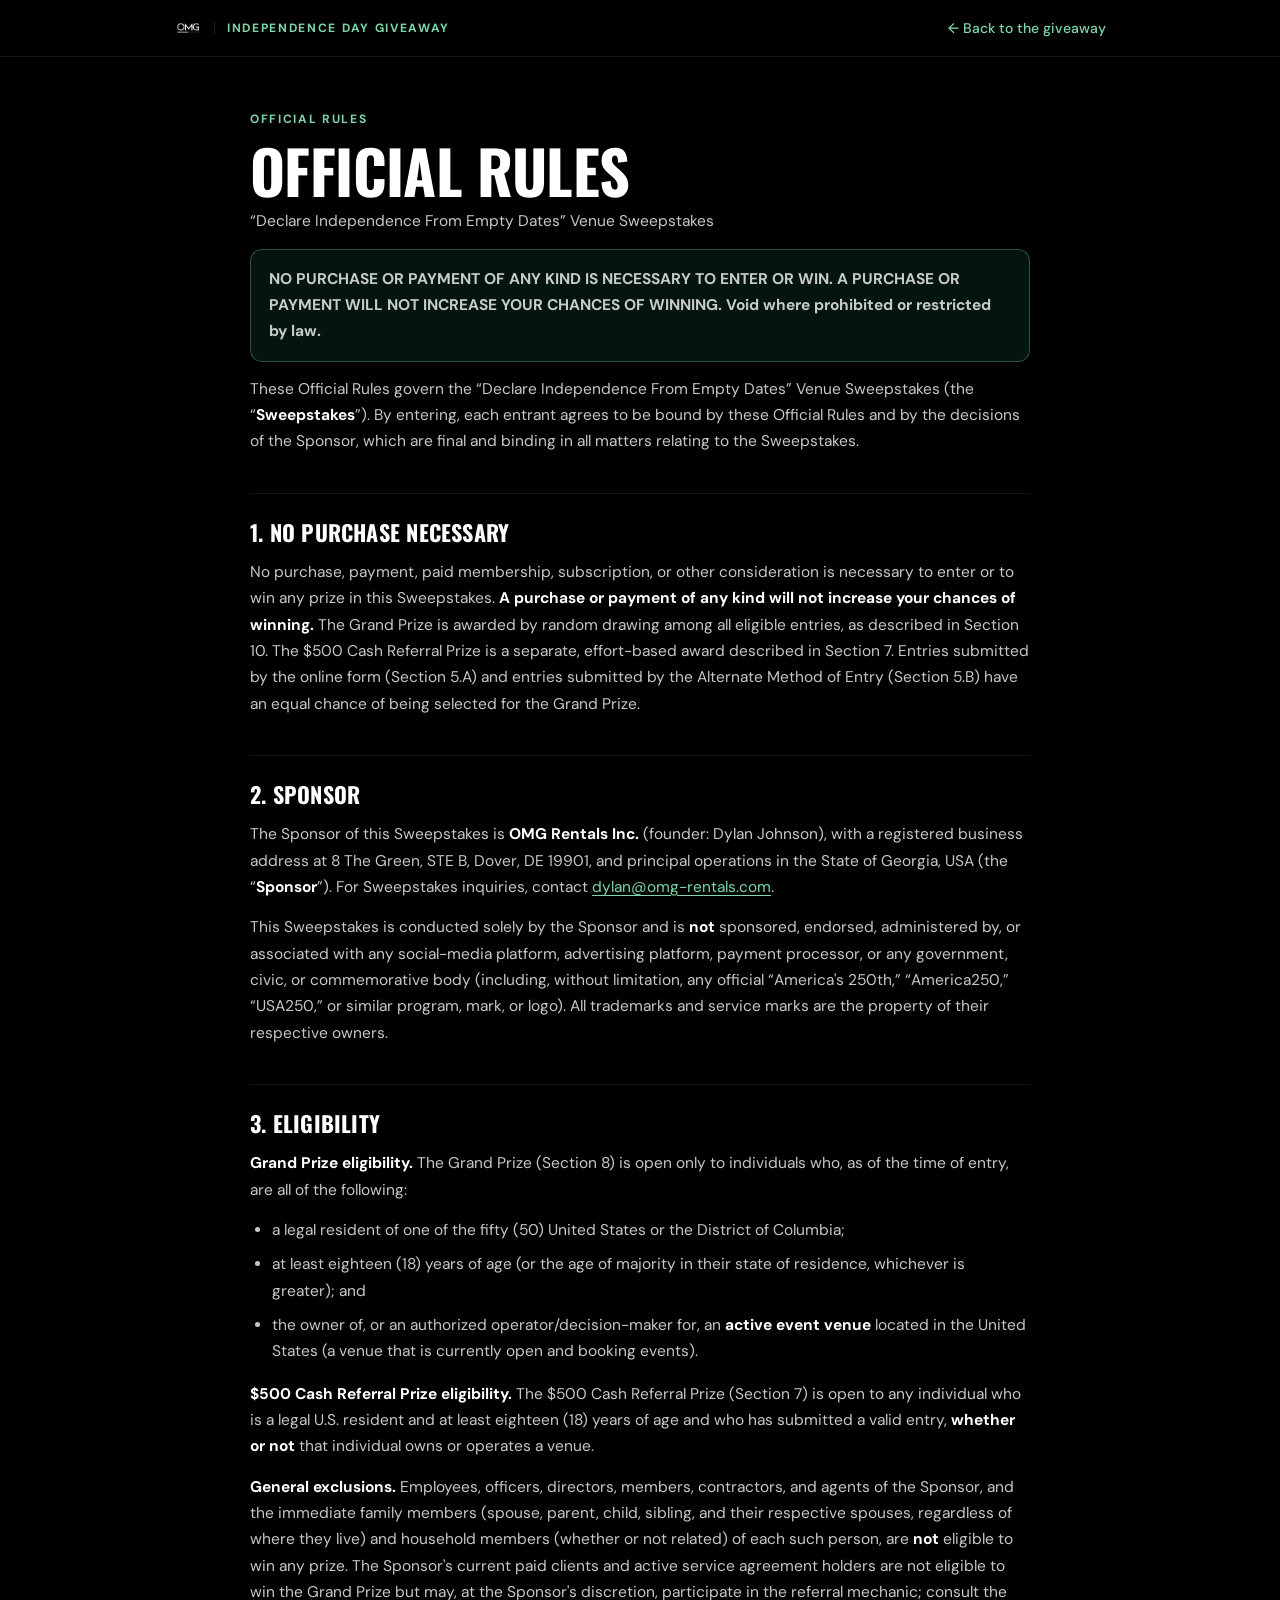
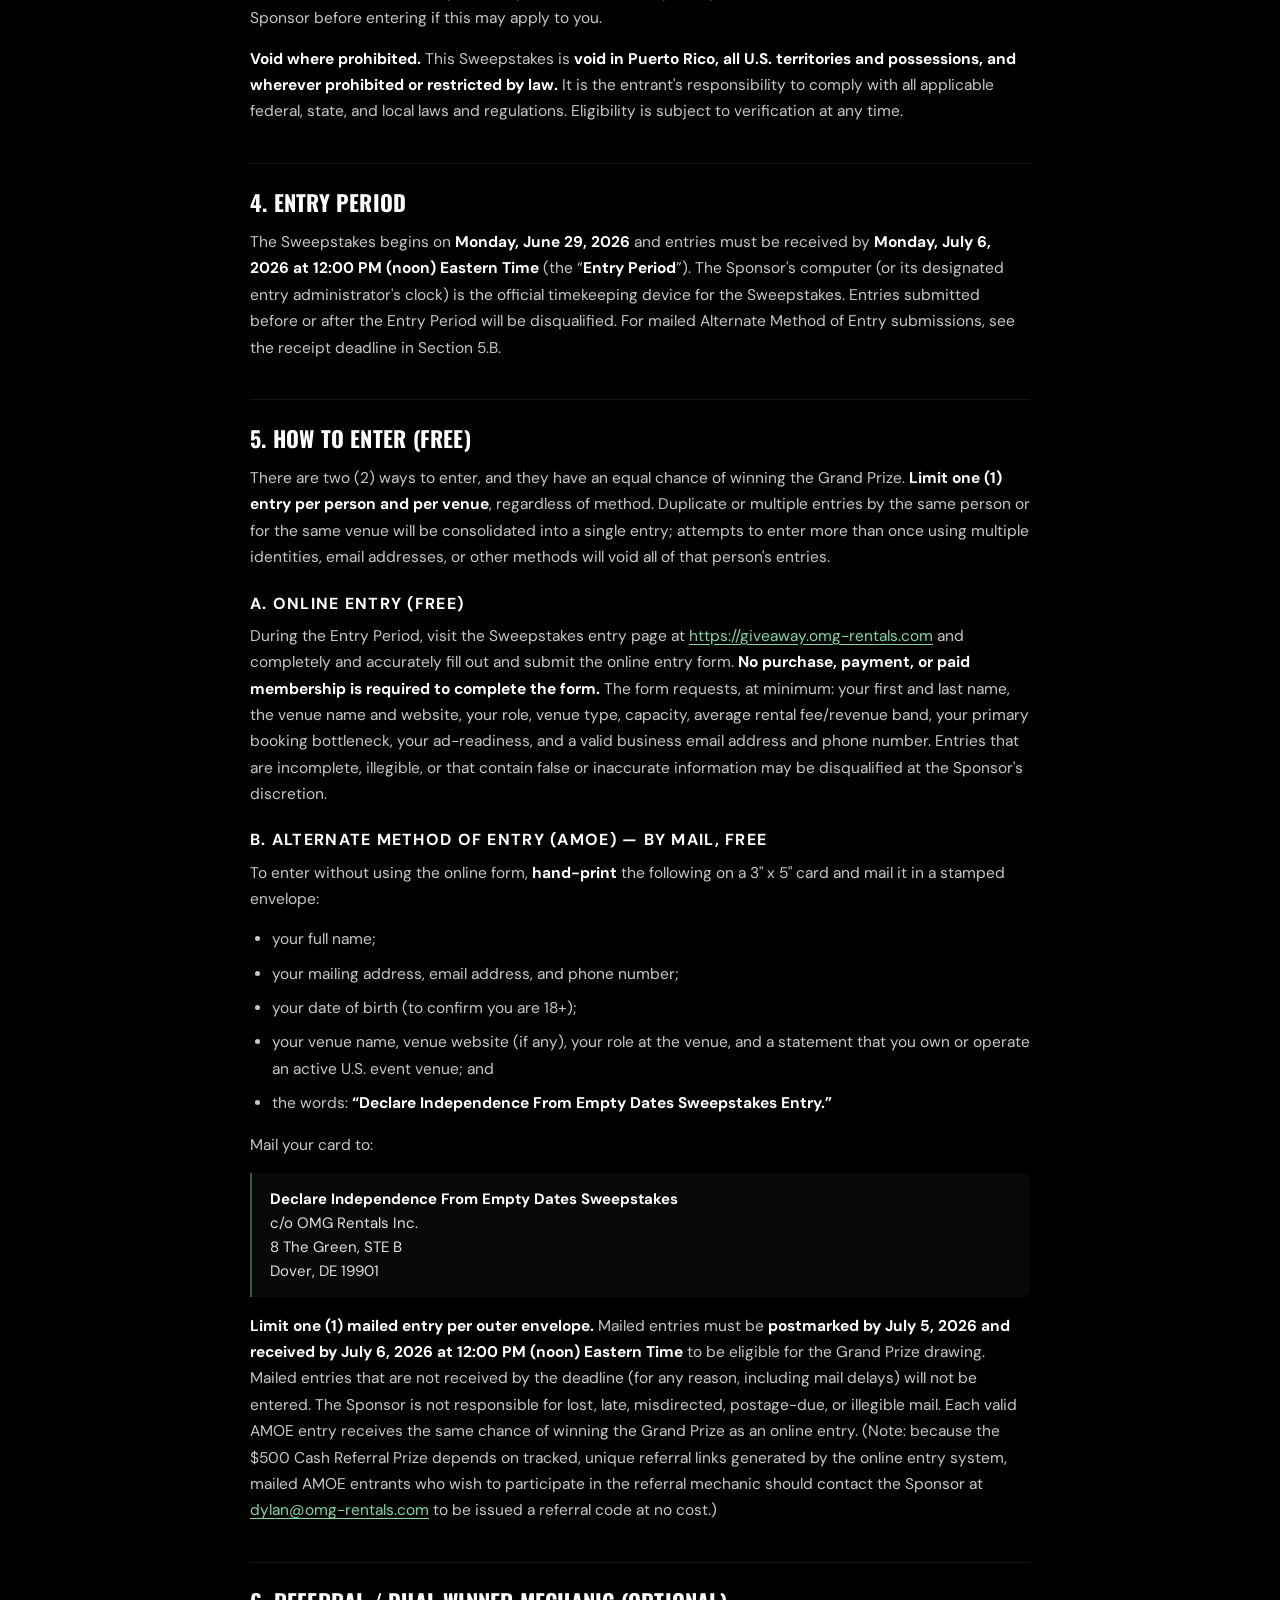
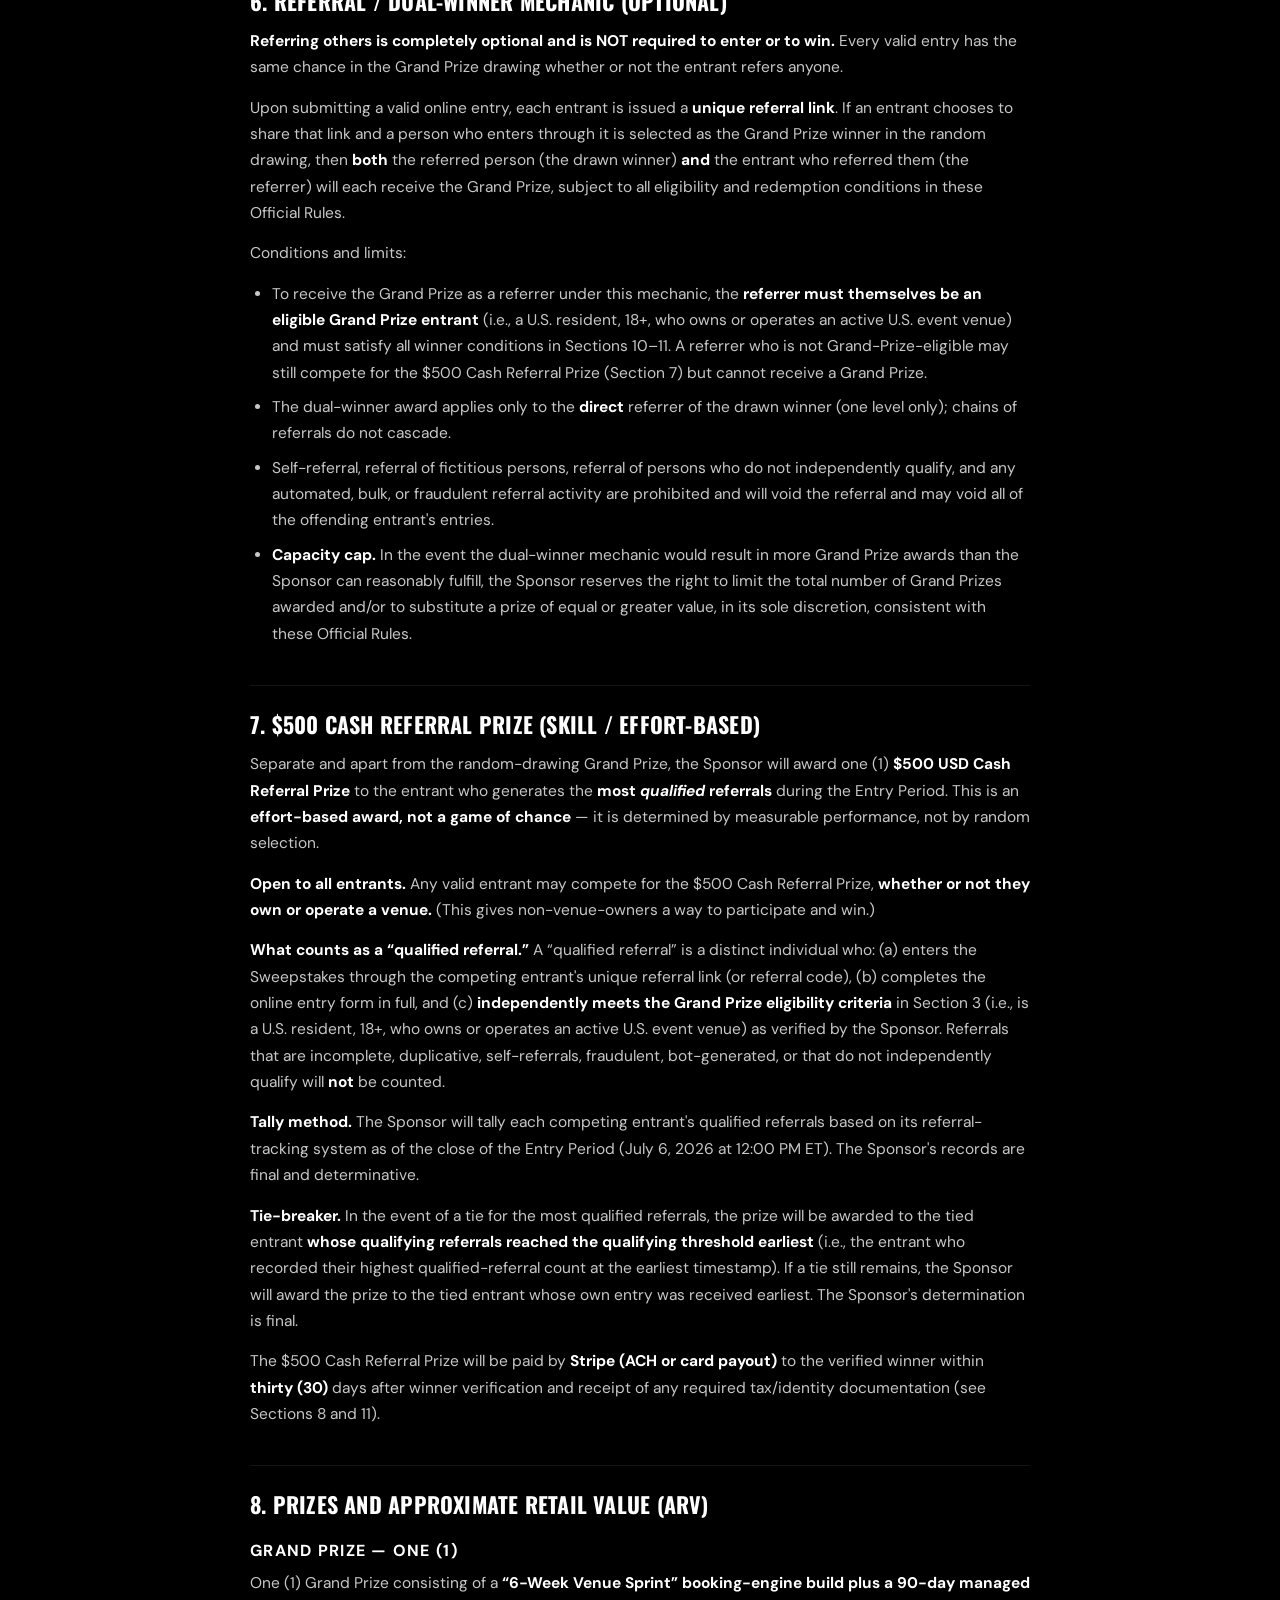
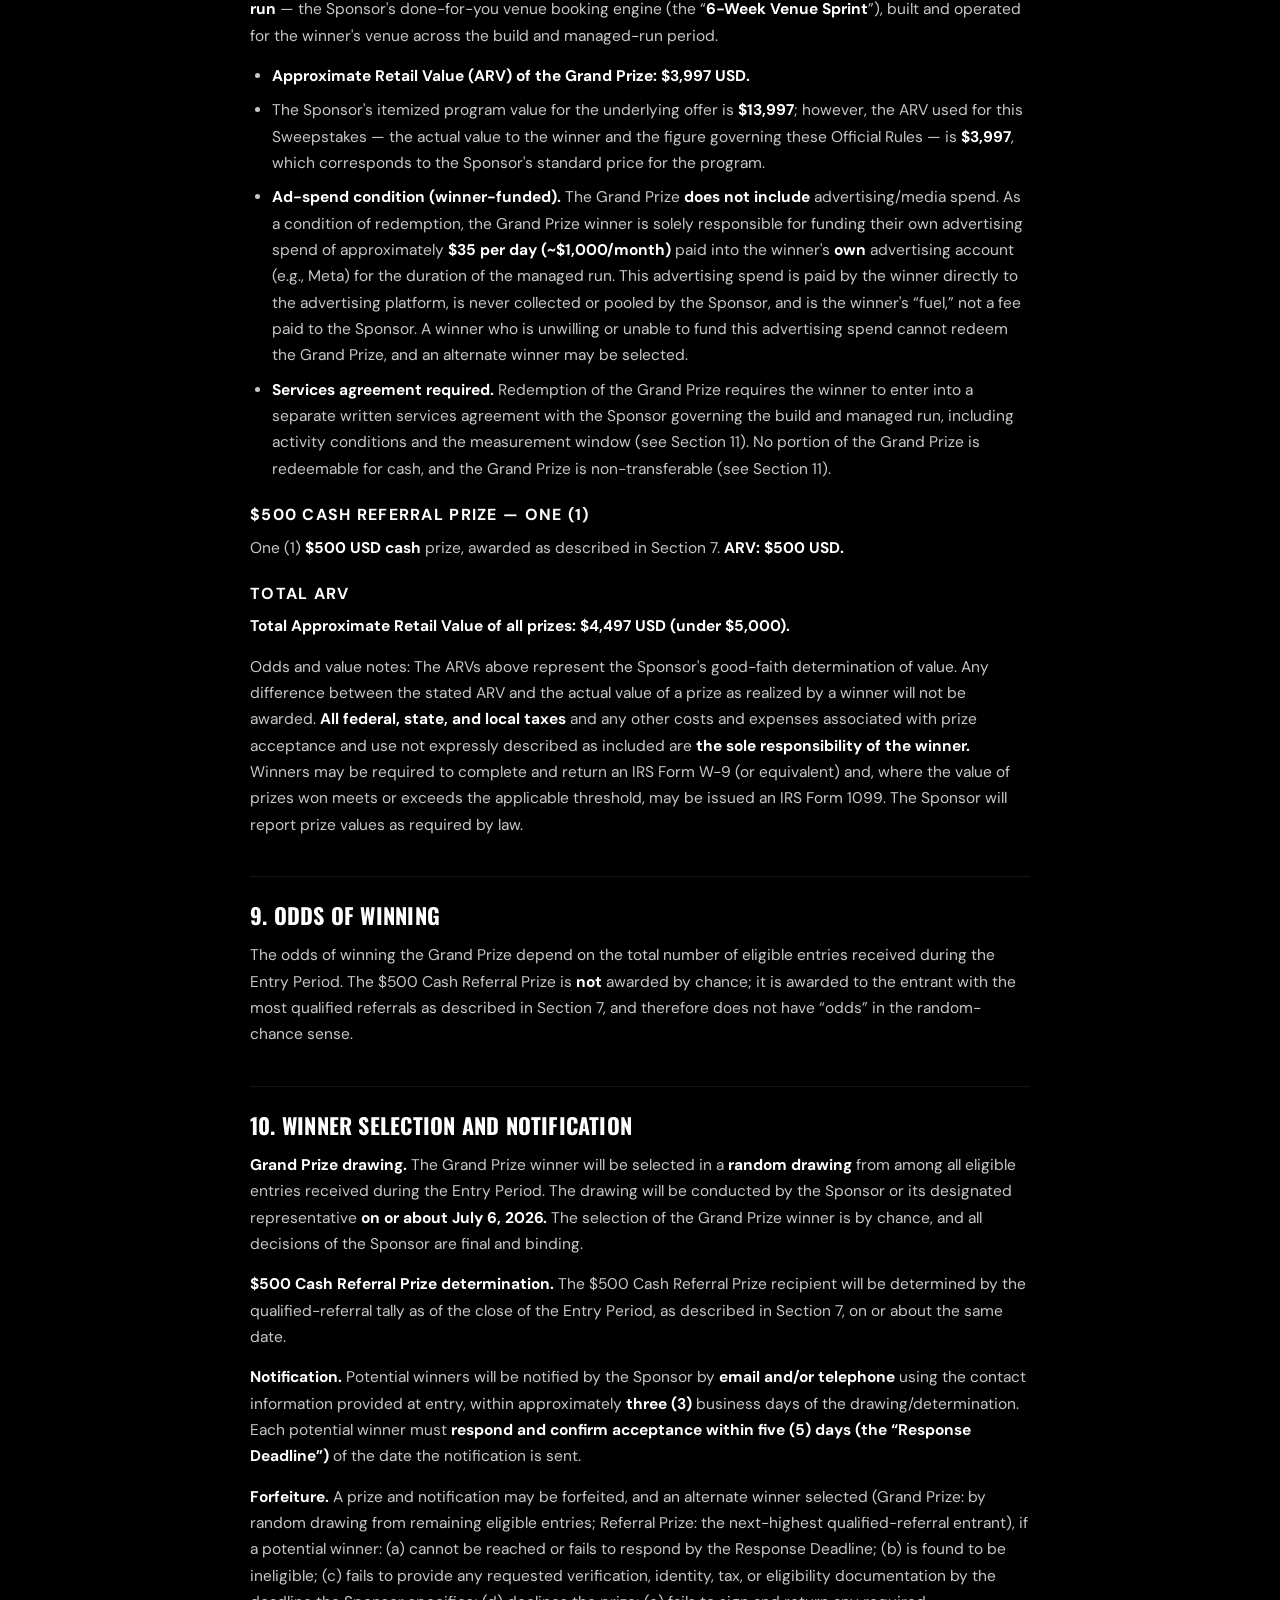
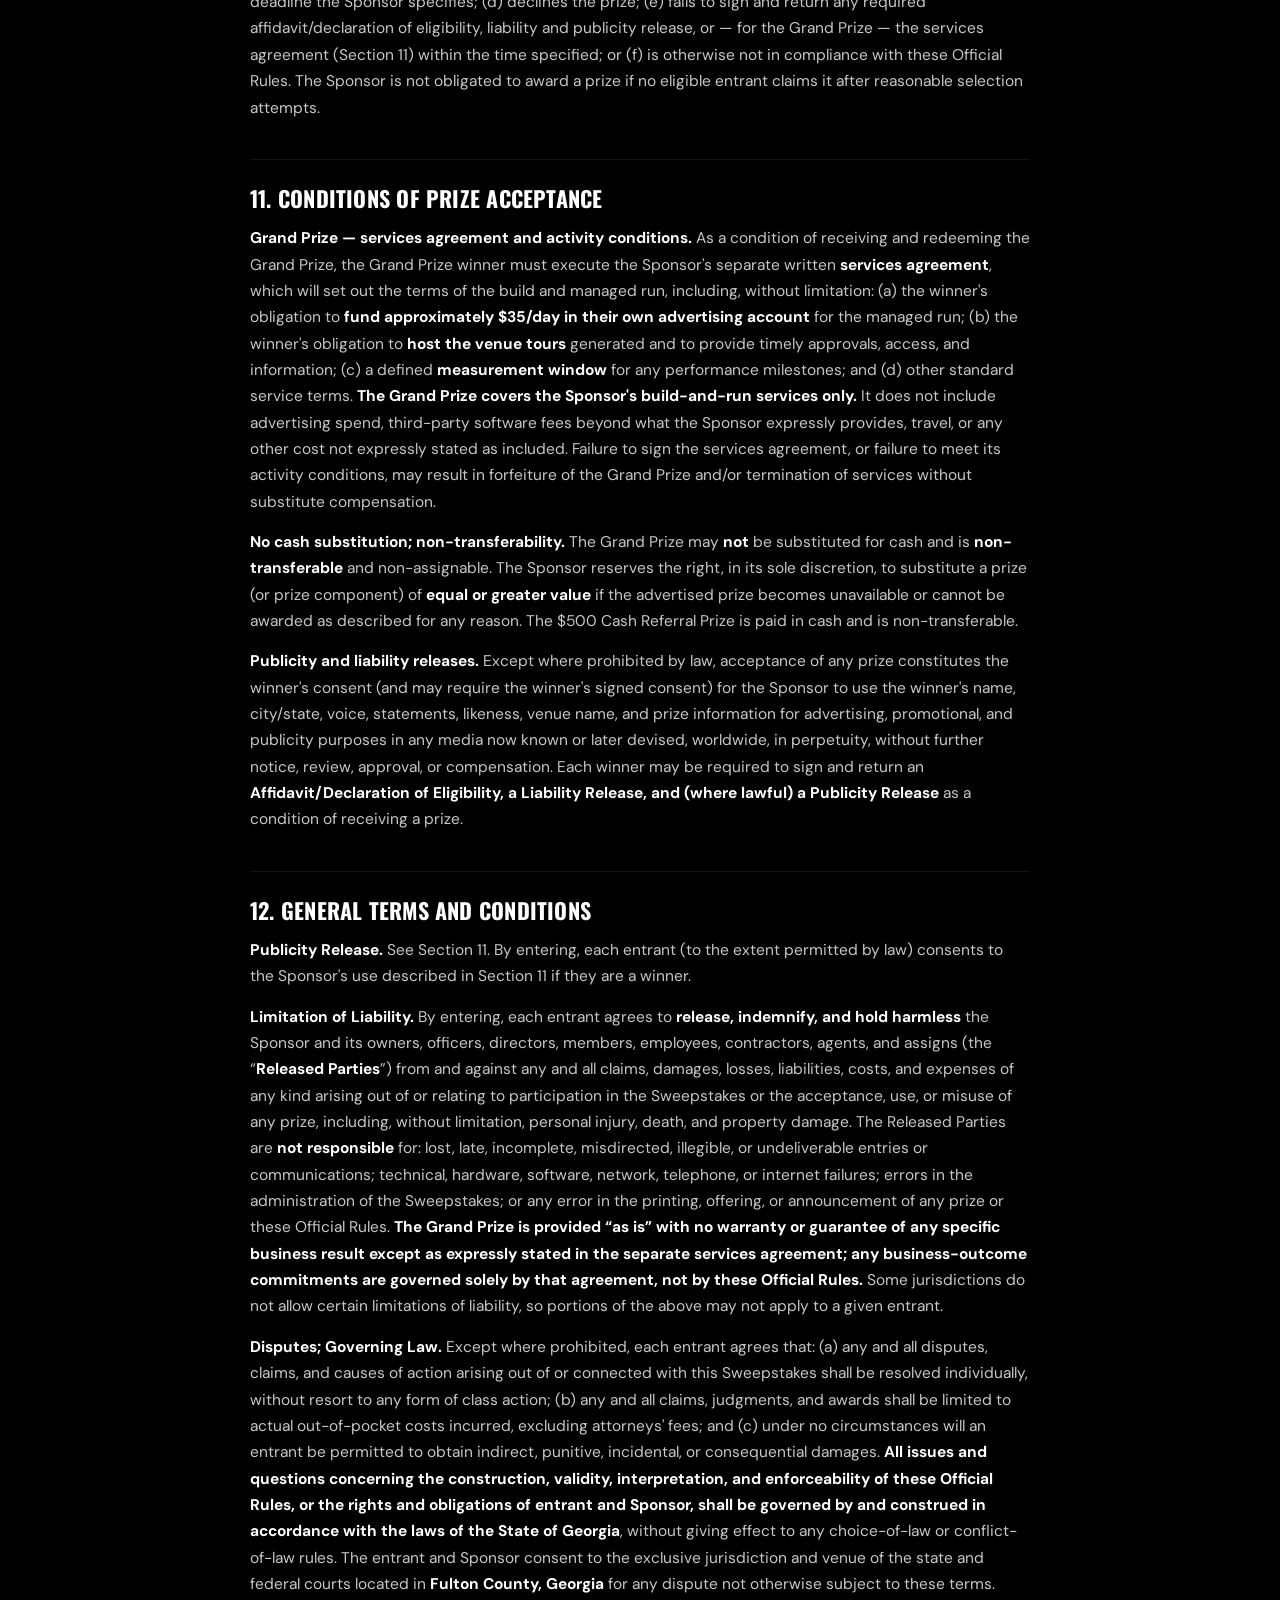
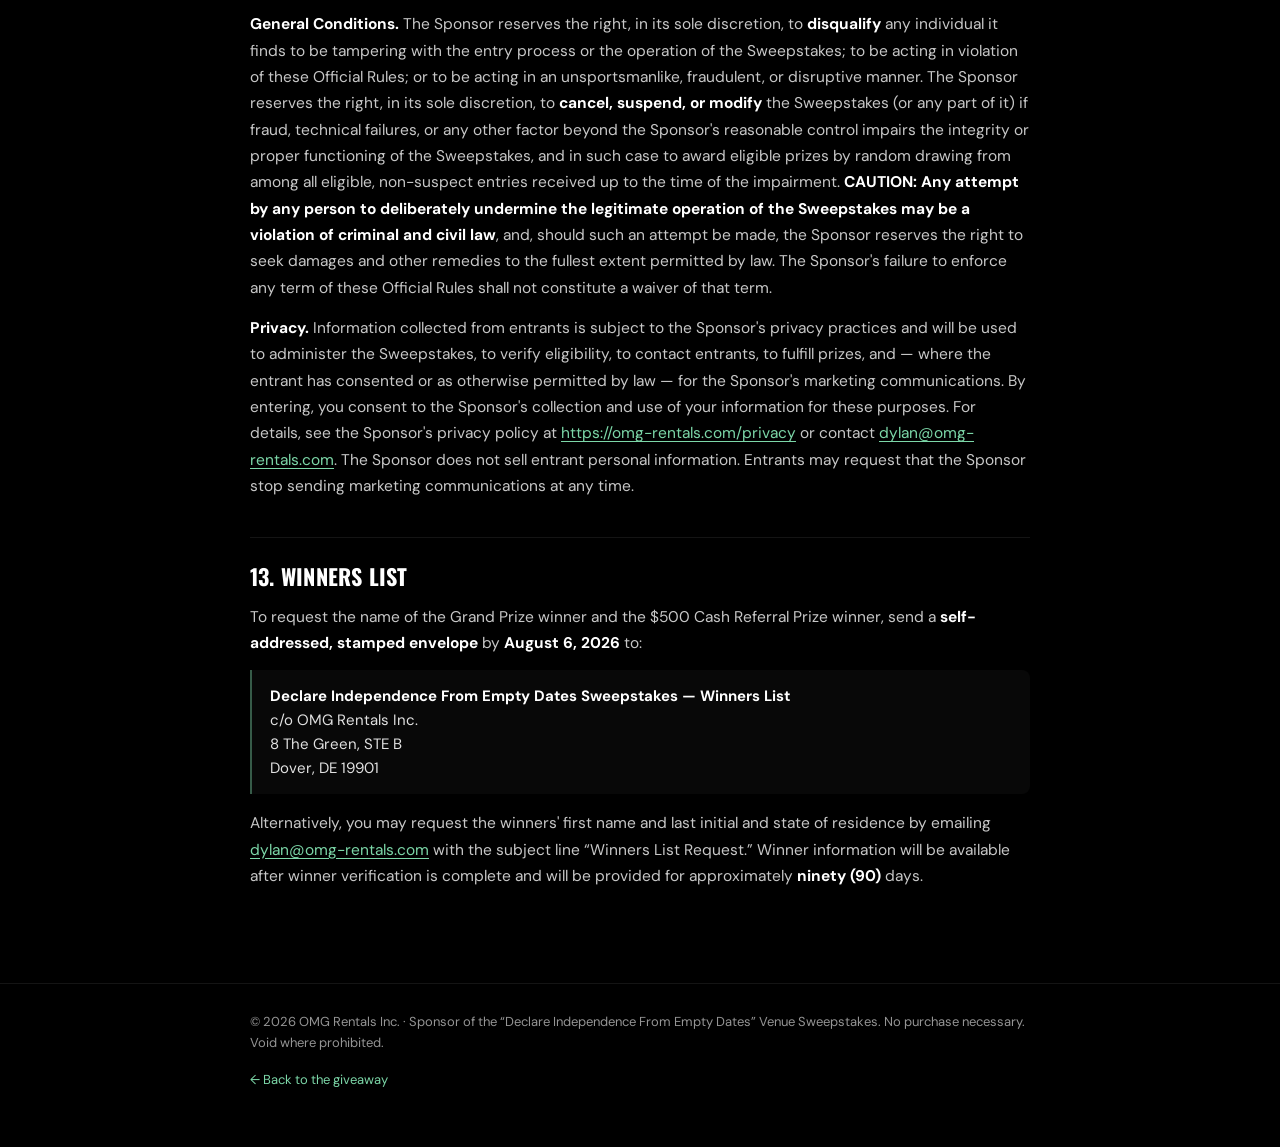
<file: official-rules.html>
<!DOCTYPE html>
<html lang="en">
<head>
<meta charset="utf-8">
<meta name="viewport" content="width=device-width, initial-scale=1">
<title>Official Rules — Declare Independence From Empty Dates Venue Sweepstakes · OMG Rentals</title>
<meta name="description" content="Official Rules for the Declare Independence From Empty Dates Venue Sweepstakes by OMG Rentals. No purchase necessary; void where prohibited.">
<link rel="stylesheet" href="assets/colors_and_type.css">
<style>
  :root { --accent-bright: #7CD7A8; }
  * { box-sizing: border-box; }
  body { background: var(--jet-black); color: var(--super-white); }
  img { max-width: 100%; display: block; }

  .lr-header { position: sticky; top: 0; z-index: 50; background: rgba(0,0,0,0.72);
    -webkit-backdrop-filter: blur(16px); backdrop-filter: blur(16px); border-bottom: 1px solid var(--line-dark); }
  .lr-header .bar { max-width: 980px; margin: 0 auto; padding: 14px 24px;
    display: flex; align-items: center; justify-content: space-between; gap: 24px; }
  .lr-logo { display: inline-flex; align-items: center; gap: 12px; text-decoration: none; }
  .lr-logo img { height: 28px; }
  .lr-logo span { font: 700 12px/1 var(--font-body); letter-spacing: 0.14em; text-transform: uppercase;
    color: var(--accent-bright); padding-left: 12px; border-left: 1px solid rgba(255,255,255,0.12); }
  .lr-back { font: 500 14px/1 var(--font-body); color: var(--accent-bright); text-decoration: none; white-space: nowrap; }
  .lr-back:hover { color: #fff; }

  .lr-main { padding: 56px 24px 80px; }
  .lr-wrap { max-width: 780px; margin: 0 auto; }
  .lr-eyebrow { font: 700 12px/1 var(--font-body); letter-spacing: 0.14em; text-transform: uppercase;
    color: var(--accent-bright); margin-bottom: 14px; }
  .lr-title { font-family: var(--font-display); font-weight: 700; font-size: clamp(38px, 6vw, 60px);
    line-height: 1.02; letter-spacing: -0.01em; text-transform: uppercase; margin: 0 0 8px; }
  .lr-subtitle { font-size: 18px; line-height: 1.4; color: rgba(255,255,255,0.7); margin: 0 0 26px; }
  .lr-npn { font-weight: 700; color: #fff; background: var(--emerald-deep);
    border: 1px solid rgba(124,215,168,0.32); border-radius: 12px; padding: 16px 18px; margin: 0 0 8px; line-height: 1.55; }

  .lr-wrap h2 { font-family: var(--font-display); font-weight: 700; font-size: 22px; letter-spacing: 0.01em;
    text-transform: uppercase; color: #fff; margin: 38px 0 14px; padding-top: 26px; border-top: 1px solid var(--line-dark); }
  .lr-wrap h3 { font-family: var(--font-body); font-weight: 700; font-size: 16px; color: #fff; margin: 24px 0 10px; }
  .lr-wrap p, .lr-wrap li { font-size: 15.5px; line-height: 1.7; color: rgba(255,255,255,0.78); }
  .lr-wrap p { margin: 0 0 14px; }
  .lr-wrap ul, .lr-wrap ol { margin: 0 0 16px; padding-left: 22px; }
  .lr-wrap li { margin-bottom: 8px; }
  .lr-wrap strong { color: #fff; font-weight: 700; }
  .lr-wrap a { color: var(--accent-bright); }
  .lr-addr { border-left: 2px solid rgba(124,215,168,0.4); background: rgba(255,255,255,0.03);
    border-radius: 0 8px 8px 0; padding: 14px 18px; margin: 0 0 16px; font-size: 15px; line-height: 1.6;
    color: rgba(255,255,255,0.88); }
  .lr-addr strong { color: #fff; }

  .lr-footer { border-top: 1px solid var(--line-dark); padding: 28px 24px 56px; }
  .lr-footer .bar { max-width: 780px; margin: 0 auto; display: flex; justify-content: space-between;
    gap: 16px; flex-wrap: wrap; font-size: 13px; line-height: 1.6; color: var(--cool-grey); }
  .lr-footer a { color: var(--accent-bright); text-decoration: none; }
</style>
</head>
<body>

<header class="lr-header">
  <div class="bar">
    <a class="lr-logo" href="/">
      <img src="assets/OMG-Rentals-Logo-Black.png" alt="OMG Rentals">
      <span>Independence Day Giveaway</span>
    </a>
    <a class="lr-back" href="/">&larr; Back to the giveaway</a>
  </div>
</header>

<main class="lr-main">
  <div class="lr-wrap">
    <div class="lr-eyebrow">Official Rules</div>
    <h1 class="lr-title">Official Rules</h1>
    <p class="lr-subtitle">&ldquo;Declare Independence From Empty Dates&rdquo; Venue Sweepstakes</p>

    <p class="lr-npn">NO PURCHASE OR PAYMENT OF ANY KIND IS NECESSARY TO ENTER OR WIN. A PURCHASE OR PAYMENT WILL NOT INCREASE YOUR CHANCES OF WINNING. Void where prohibited or restricted by law.</p>

    <p>These Official Rules govern the &ldquo;Declare Independence From Empty Dates&rdquo; Venue Sweepstakes (the &ldquo;<strong>Sweepstakes</strong>&rdquo;). By entering, each entrant agrees to be bound by these Official Rules and by the decisions of the Sponsor, which are final and binding in all matters relating to the Sweepstakes.</p>

    <h2>1. No Purchase Necessary</h2>
    <p>No purchase, payment, paid membership, subscription, or other consideration is necessary to enter or to win any prize in this Sweepstakes. <strong>A purchase or payment of any kind will not increase your chances of winning.</strong> The Grand Prize is awarded by random drawing among all eligible entries, as described in Section 10. The $500 Cash Referral Prize is a separate, effort-based award described in Section 7. Entries submitted by the online form (Section 5.A) and entries submitted by the Alternate Method of Entry (Section 5.B) have an equal chance of being selected for the Grand Prize.</p>

    <h2>2. Sponsor</h2>
    <p>The Sponsor of this Sweepstakes is <strong>OMG Rentals Inc.</strong> (founder: Dylan Johnson), with a registered business address at 8 The Green, STE B, Dover, DE 19901, and principal operations in the State of Georgia, USA (the &ldquo;<strong>Sponsor</strong>&rdquo;). For Sweepstakes inquiries, contact <a href="mailto:dylan@omg-rentals.com">dylan@omg-rentals.com</a>.</p>
    <p>This Sweepstakes is conducted solely by the Sponsor and is <strong>not</strong> sponsored, endorsed, administered by, or associated with any social-media platform, advertising platform, payment processor, or any government, civic, or commemorative body (including, without limitation, any official &ldquo;America's 250th,&rdquo; &ldquo;America250,&rdquo; &ldquo;USA250,&rdquo; or similar program, mark, or logo). All trademarks and service marks are the property of their respective owners.</p>

    <h2>3. Eligibility</h2>
    <p><strong>Grand Prize eligibility.</strong> The Grand Prize (Section 8) is open only to individuals who, as of the time of entry, are all of the following:</p>
    <ul>
      <li>a legal resident of one of the fifty (50) United States or the District of Columbia;</li>
      <li>at least eighteen (18) years of age (or the age of majority in their state of residence, whichever is greater); and</li>
      <li>the owner of, or an authorized operator/decision-maker for, an <strong>active event venue</strong> located in the United States (a venue that is currently open and booking events).</li>
    </ul>
    <p><strong>$500 Cash Referral Prize eligibility.</strong> The $500 Cash Referral Prize (Section 7) is open to any individual who is a legal U.S. resident and at least eighteen (18) years of age and who has submitted a valid entry, <strong>whether or not</strong> that individual owns or operates a venue.</p>
    <p><strong>General exclusions.</strong> Employees, officers, directors, members, contractors, and agents of the Sponsor, and the immediate family members (spouse, parent, child, sibling, and their respective spouses, regardless of where they live) and household members (whether or not related) of each such person, are <strong>not</strong> eligible to win any prize. The Sponsor's current paid clients and active service agreement holders are not eligible to win the Grand Prize but may, at the Sponsor's discretion, participate in the referral mechanic; consult the Sponsor before entering if this may apply to you.</p>
    <p><strong>Void where prohibited.</strong> This Sweepstakes is <strong>void in Puerto Rico, all U.S. territories and possessions, and wherever prohibited or restricted by law.</strong> It is the entrant's responsibility to comply with all applicable federal, state, and local laws and regulations. Eligibility is subject to verification at any time.</p>

    <h2>4. Entry Period</h2>
    <p>The Sweepstakes begins on <strong>Monday, June 29, 2026</strong> and entries must be received by <strong>Monday, July 6, 2026 at 12:00 PM (noon) Eastern Time</strong> (the &ldquo;<strong>Entry Period</strong>&rdquo;). The Sponsor's computer (or its designated entry administrator's clock) is the official timekeeping device for the Sweepstakes. Entries submitted before or after the Entry Period will be disqualified. For mailed Alternate Method of Entry submissions, see the receipt deadline in Section 5.B.</p>

    <h2>5. How to Enter (Free)</h2>
    <p>There are two (2) ways to enter, and they have an equal chance of winning the Grand Prize. <strong>Limit one (1) entry per person and per venue</strong>, regardless of method. Duplicate or multiple entries by the same person or for the same venue will be consolidated into a single entry; attempts to enter more than once using multiple identities, email addresses, or other methods will void all of that person's entries.</p>
    <h3>A. Online Entry (free)</h3>
    <p>During the Entry Period, visit the Sweepstakes entry page at <a href="https://giveaway.omg-rentals.com">https://giveaway.omg-rentals.com</a> and completely and accurately fill out and submit the online entry form. <strong>No purchase, payment, or paid membership is required to complete the form.</strong> The form requests, at minimum: your first and last name, the venue name and website, your role, venue type, capacity, average rental fee/revenue band, your primary booking bottleneck, your ad-readiness, and a valid business email address and phone number. Entries that are incomplete, illegible, or that contain false or inaccurate information may be disqualified at the Sponsor's discretion.</p>
    <h3>B. Alternate Method of Entry (AMOE) &mdash; by mail, free</h3>
    <p>To enter without using the online form, <strong>hand-print</strong> the following on a 3&quot; x 5&quot; card and mail it in a stamped envelope:</p>
    <ul>
      <li>your full name;</li>
      <li>your mailing address, email address, and phone number;</li>
      <li>your date of birth (to confirm you are 18+);</li>
      <li>your venue name, venue website (if any), your role at the venue, and a statement that you own or operate an active U.S. event venue; and</li>
      <li>the words: <strong>&ldquo;Declare Independence From Empty Dates Sweepstakes Entry.&rdquo;</strong></li>
    </ul>
    <p>Mail your card to:</p>
    <div class="lr-addr">
      <strong>Declare Independence From Empty Dates Sweepstakes</strong><br>
      c/o OMG Rentals Inc.<br>
      8 The Green, STE B<br>
      Dover, DE 19901
    </div>
    <p><strong>Limit one (1) mailed entry per outer envelope.</strong> Mailed entries must be <strong>postmarked by July 5, 2026 and received by July 6, 2026 at 12:00 PM (noon) Eastern Time</strong> to be eligible for the Grand Prize drawing. Mailed entries that are not received by the deadline (for any reason, including mail delays) will not be entered. The Sponsor is not responsible for lost, late, misdirected, postage-due, or illegible mail. Each valid AMOE entry receives the same chance of winning the Grand Prize as an online entry. (Note: because the $500 Cash Referral Prize depends on tracked, unique referral links generated by the online entry system, mailed AMOE entrants who wish to participate in the referral mechanic should contact the Sponsor at <a href="mailto:dylan@omg-rentals.com">dylan@omg-rentals.com</a> to be issued a referral code at no cost.)</p>

    <h2>6. Referral / Dual-Winner Mechanic (Optional)</h2>
    <p><strong>Referring others is completely optional and is NOT required to enter or to win.</strong> Every valid entry has the same chance in the Grand Prize drawing whether or not the entrant refers anyone.</p>
    <p>Upon submitting a valid online entry, each entrant is issued a <strong>unique referral link</strong>. If an entrant chooses to share that link and a person who enters through it is selected as the Grand Prize winner in the random drawing, then <strong>both</strong> the referred person (the drawn winner) <strong>and</strong> the entrant who referred them (the referrer) will each receive the Grand Prize, subject to all eligibility and redemption conditions in these Official Rules.</p>
    <p>Conditions and limits:</p>
    <ul>
      <li>To receive the Grand Prize as a referrer under this mechanic, the <strong>referrer must themselves be an eligible Grand Prize entrant</strong> (i.e., a U.S. resident, 18+, who owns or operates an active U.S. event venue) and must satisfy all winner conditions in Sections 10&ndash;11. A referrer who is not Grand-Prize-eligible may still compete for the $500 Cash Referral Prize (Section 7) but cannot receive a Grand Prize.</li>
      <li>The dual-winner award applies only to the <strong>direct</strong> referrer of the drawn winner (one level only); chains of referrals do not cascade.</li>
      <li>Self-referral, referral of fictitious persons, referral of persons who do not independently qualify, and any automated, bulk, or fraudulent referral activity are prohibited and will void the referral and may void all of the offending entrant's entries.</li>
      <li><strong>Capacity cap.</strong> In the event the dual-winner mechanic would result in more Grand Prize awards than the Sponsor can reasonably fulfill, the Sponsor reserves the right to limit the total number of Grand Prizes awarded and/or to substitute a prize of equal or greater value, in its sole discretion, consistent with these Official Rules.</li>
    </ul>

    <h2>7. $500 Cash Referral Prize (Skill / Effort-Based)</h2>
    <p>Separate and apart from the random-drawing Grand Prize, the Sponsor will award one (1) <strong>$500 USD Cash Referral Prize</strong> to the entrant who generates the <strong>most <em>qualified</em> referrals</strong> during the Entry Period. This is an <strong>effort-based award, not a game of chance</strong> &mdash; it is determined by measurable performance, not by random selection.</p>
    <p><strong>Open to all entrants.</strong> Any valid entrant may compete for the $500 Cash Referral Prize, <strong>whether or not they own or operate a venue.</strong> (This gives non-venue-owners a way to participate and win.)</p>
    <p><strong>What counts as a &ldquo;qualified referral.&rdquo;</strong> A &ldquo;qualified referral&rdquo; is a distinct individual who: (a) enters the Sweepstakes through the competing entrant's unique referral link (or referral code), (b) completes the online entry form in full, and (c) <strong>independently meets the Grand Prize eligibility criteria</strong> in Section 3 (i.e., is a U.S. resident, 18+, who owns or operates an active U.S. event venue) as verified by the Sponsor. Referrals that are incomplete, duplicative, self-referrals, fraudulent, bot-generated, or that do not independently qualify will <strong>not</strong> be counted.</p>
    <p><strong>Tally method.</strong> The Sponsor will tally each competing entrant's qualified referrals based on its referral-tracking system as of the close of the Entry Period (July 6, 2026 at 12:00 PM ET). The Sponsor's records are final and determinative.</p>
    <p><strong>Tie-breaker.</strong> In the event of a tie for the most qualified referrals, the prize will be awarded to the tied entrant <strong>whose qualifying referrals reached the qualifying threshold earliest</strong> (i.e., the entrant who recorded their highest qualified-referral count at the earliest timestamp). If a tie still remains, the Sponsor will award the prize to the tied entrant whose own entry was received earliest. The Sponsor's determination is final.</p>
    <p>The $500 Cash Referral Prize will be paid by <strong>Stripe (ACH or card payout)</strong> to the verified winner within <strong>thirty (30)</strong> days after winner verification and receipt of any required tax/identity documentation (see Sections 8 and 11).</p>

    <h2>8. Prizes and Approximate Retail Value (ARV)</h2>
    <h3>Grand Prize &mdash; one (1)</h3>
    <p>One (1) Grand Prize consisting of a <strong>&ldquo;6-Week Venue Sprint&rdquo; booking-engine build plus a 90-day managed run</strong> &mdash; the Sponsor's done-for-you venue booking engine (the &ldquo;<strong>6-Week Venue Sprint</strong>&rdquo;), built and operated for the winner's venue across the build and managed-run period.</p>
    <ul>
      <li><strong>Approximate Retail Value (ARV) of the Grand Prize: $3,997 USD.</strong></li>
      <li>The Sponsor's itemized program value for the underlying offer is <strong>$13,997</strong>; however, the ARV used for this Sweepstakes &mdash; the actual value to the winner and the figure governing these Official Rules &mdash; is <strong>$3,997</strong>, which corresponds to the Sponsor's standard price for the program.</li>
      <li><strong>Ad-spend condition (winner-funded).</strong> The Grand Prize <strong>does not include</strong> advertising/media spend. As a condition of redemption, the Grand Prize winner is solely responsible for funding their own advertising spend of approximately <strong>$35 per day (~$1,000/month)</strong> paid into the winner's <strong>own</strong> advertising account (e.g., Meta) for the duration of the managed run. This advertising spend is paid by the winner directly to the advertising platform, is never collected or pooled by the Sponsor, and is the winner's &ldquo;fuel,&rdquo; not a fee paid to the Sponsor. A winner who is unwilling or unable to fund this advertising spend cannot redeem the Grand Prize, and an alternate winner may be selected.</li>
      <li><strong>Services agreement required.</strong> Redemption of the Grand Prize requires the winner to enter into a separate written services agreement with the Sponsor governing the build and managed run, including activity conditions and the measurement window (see Section 11). No portion of the Grand Prize is redeemable for cash, and the Grand Prize is non-transferable (see Section 11).</li>
    </ul>
    <h3>$500 Cash Referral Prize &mdash; one (1)</h3>
    <p>One (1) <strong>$500 USD cash</strong> prize, awarded as described in Section 7. <strong>ARV: $500 USD.</strong></p>
    <h3>Total ARV</h3>
    <p><strong>Total Approximate Retail Value of all prizes: $4,497 USD (under $5,000).</strong></p>
    <p>Odds and value notes: The ARVs above represent the Sponsor's good-faith determination of value. Any difference between the stated ARV and the actual value of a prize as realized by a winner will not be awarded. <strong>All federal, state, and local taxes</strong> and any other costs and expenses associated with prize acceptance and use not expressly described as included are <strong>the sole responsibility of the winner.</strong> Winners may be required to complete and return an IRS Form W-9 (or equivalent) and, where the value of prizes won meets or exceeds the applicable threshold, may be issued an IRS Form 1099. The Sponsor will report prize values as required by law.</p>

    <h2>9. Odds of Winning</h2>
    <p>The odds of winning the Grand Prize depend on the total number of eligible entries received during the Entry Period. The $500 Cash Referral Prize is <strong>not</strong> awarded by chance; it is awarded to the entrant with the most qualified referrals as described in Section 7, and therefore does not have &ldquo;odds&rdquo; in the random-chance sense.</p>

    <h2>10. Winner Selection and Notification</h2>
    <p><strong>Grand Prize drawing.</strong> The Grand Prize winner will be selected in a <strong>random drawing</strong> from among all eligible entries received during the Entry Period. The drawing will be conducted by the Sponsor or its designated representative <strong>on or about July 6, 2026.</strong> The selection of the Grand Prize winner is by chance, and all decisions of the Sponsor are final and binding.</p>
    <p><strong>$500 Cash Referral Prize determination.</strong> The $500 Cash Referral Prize recipient will be determined by the qualified-referral tally as of the close of the Entry Period, as described in Section 7, on or about the same date.</p>
    <p><strong>Notification.</strong> Potential winners will be notified by the Sponsor by <strong>email and/or telephone</strong> using the contact information provided at entry, within approximately <strong>three (3)</strong> business days of the drawing/determination. Each potential winner must <strong>respond and confirm acceptance within five (5) days (the &ldquo;Response Deadline&rdquo;)</strong> of the date the notification is sent.</p>
    <p><strong>Forfeiture.</strong> A prize and notification may be forfeited, and an alternate winner selected (Grand Prize: by random drawing from remaining eligible entries; Referral Prize: the next-highest qualified-referral entrant), if a potential winner: (a) cannot be reached or fails to respond by the Response Deadline; (b) is found to be ineligible; (c) fails to provide any requested verification, identity, tax, or eligibility documentation by the deadline the Sponsor specifies; (d) declines the prize; (e) fails to sign and return any required affidavit/declaration of eligibility, liability and publicity release, or &mdash; for the Grand Prize &mdash; the services agreement (Section 11) within the time specified; or (f) is otherwise not in compliance with these Official Rules. The Sponsor is not obligated to award a prize if no eligible entrant claims it after reasonable selection attempts.</p>

    <h2>11. Conditions of Prize Acceptance</h2>
    <p><strong>Grand Prize &mdash; services agreement and activity conditions.</strong> As a condition of receiving and redeeming the Grand Prize, the Grand Prize winner must execute the Sponsor's separate written <strong>services agreement</strong>, which will set out the terms of the build and managed run, including, without limitation: (a) the winner's obligation to <strong>fund approximately $35/day in their own advertising account</strong> for the managed run; (b) the winner's obligation to <strong>host the venue tours</strong> generated and to provide timely approvals, access, and information; (c) a defined <strong>measurement window</strong> for any performance milestones; and (d) other standard service terms. <strong>The Grand Prize covers the Sponsor's build-and-run services only.</strong> It does not include advertising spend, third-party software fees beyond what the Sponsor expressly provides, travel, or any other cost not expressly stated as included. Failure to sign the services agreement, or failure to meet its activity conditions, may result in forfeiture of the Grand Prize and/or termination of services without substitute compensation.</p>
    <p><strong>No cash substitution; non-transferability.</strong> The Grand Prize may <strong>not</strong> be substituted for cash and is <strong>non-transferable</strong> and non-assignable. The Sponsor reserves the right, in its sole discretion, to substitute a prize (or prize component) of <strong>equal or greater value</strong> if the advertised prize becomes unavailable or cannot be awarded as described for any reason. The $500 Cash Referral Prize is paid in cash and is non-transferable.</p>
    <p><strong>Publicity and liability releases.</strong> Except where prohibited by law, acceptance of any prize constitutes the winner's consent (and may require the winner's signed consent) for the Sponsor to use the winner's name, city/state, voice, statements, likeness, venue name, and prize information for advertising, promotional, and publicity purposes in any media now known or later devised, worldwide, in perpetuity, without further notice, review, approval, or compensation. Each winner may be required to sign and return an <strong>Affidavit/Declaration of Eligibility, a Liability Release, and (where lawful) a Publicity Release</strong> as a condition of receiving a prize.</p>

    <h2>12. General Terms and Conditions</h2>
    <p><strong>Publicity Release.</strong> See Section 11. By entering, each entrant (to the extent permitted by law) consents to the Sponsor's use described in Section 11 if they are a winner.</p>
    <p><strong>Limitation of Liability.</strong> By entering, each entrant agrees to <strong>release, indemnify, and hold harmless</strong> the Sponsor and its owners, officers, directors, members, employees, contractors, agents, and assigns (the &ldquo;<strong>Released Parties</strong>&rdquo;) from and against any and all claims, damages, losses, liabilities, costs, and expenses of any kind arising out of or relating to participation in the Sweepstakes or the acceptance, use, or misuse of any prize, including, without limitation, personal injury, death, and property damage. The Released Parties are <strong>not responsible</strong> for: lost, late, incomplete, misdirected, illegible, or undeliverable entries or communications; technical, hardware, software, network, telephone, or internet failures; errors in the administration of the Sweepstakes; or any error in the printing, offering, or announcement of any prize or these Official Rules. <strong>The Grand Prize is provided &ldquo;as is&rdquo; with no warranty or guarantee of any specific business result except as expressly stated in the separate services agreement; any business-outcome commitments are governed solely by that agreement, not by these Official Rules.</strong> Some jurisdictions do not allow certain limitations of liability, so portions of the above may not apply to a given entrant.</p>
    <p><strong>Disputes; Governing Law.</strong> Except where prohibited, each entrant agrees that: (a) any and all disputes, claims, and causes of action arising out of or connected with this Sweepstakes shall be resolved individually, without resort to any form of class action; (b) any and all claims, judgments, and awards shall be limited to actual out-of-pocket costs incurred, excluding attorneys' fees; and (c) under no circumstances will an entrant be permitted to obtain indirect, punitive, incidental, or consequential damages. <strong>All issues and questions concerning the construction, validity, interpretation, and enforceability of these Official Rules, or the rights and obligations of entrant and Sponsor, shall be governed by and construed in accordance with the laws of the State of Georgia</strong>, without giving effect to any choice-of-law or conflict-of-law rules. The entrant and Sponsor consent to the exclusive jurisdiction and venue of the state and federal courts located in <strong>Fulton County, Georgia</strong> for any dispute not otherwise subject to these terms.</p>
    <p><strong>General Conditions.</strong> The Sponsor reserves the right, in its sole discretion, to <strong>disqualify</strong> any individual it finds to be tampering with the entry process or the operation of the Sweepstakes; to be acting in violation of these Official Rules; or to be acting in an unsportsmanlike, fraudulent, or disruptive manner. The Sponsor reserves the right, in its sole discretion, to <strong>cancel, suspend, or modify</strong> the Sweepstakes (or any part of it) if fraud, technical failures, or any other factor beyond the Sponsor's reasonable control impairs the integrity or proper functioning of the Sweepstakes, and in such case to award eligible prizes by random drawing from among all eligible, non-suspect entries received up to the time of the impairment. <strong>CAUTION: Any attempt by any person to deliberately undermine the legitimate operation of the Sweepstakes may be a violation of criminal and civil law</strong>, and, should such an attempt be made, the Sponsor reserves the right to seek damages and other remedies to the fullest extent permitted by law. The Sponsor's failure to enforce any term of these Official Rules shall not constitute a waiver of that term.</p>
    <p><strong>Privacy.</strong> Information collected from entrants is subject to the Sponsor's privacy practices and will be used to administer the Sweepstakes, to verify eligibility, to contact entrants, to fulfill prizes, and &mdash; where the entrant has consented or as otherwise permitted by law &mdash; for the Sponsor's marketing communications. By entering, you consent to the Sponsor's collection and use of your information for these purposes. For details, see the Sponsor's privacy policy at <a href="https://omg-rentals.com/privacy">https://omg-rentals.com/privacy</a> or contact <a href="mailto:dylan@omg-rentals.com">dylan@omg-rentals.com</a>. The Sponsor does not sell entrant personal information. Entrants may request that the Sponsor stop sending marketing communications at any time.</p>

    <h2>13. Winners List</h2>
    <p>To request the name of the Grand Prize winner and the $500 Cash Referral Prize winner, send a <strong>self-addressed, stamped envelope</strong> by <strong>August 6, 2026</strong> to:</p>
    <div class="lr-addr">
      <strong>Declare Independence From Empty Dates Sweepstakes &mdash; Winners List</strong><br>
      c/o OMG Rentals Inc.<br>
      8 The Green, STE B<br>
      Dover, DE 19901
    </div>
    <p>Alternatively, you may request the winners' first name and last initial and state of residence by emailing <a href="mailto:dylan@omg-rentals.com">dylan@omg-rentals.com</a> with the subject line &ldquo;Winners List Request.&rdquo; Winner information will be available after winner verification is complete and will be provided for approximately <strong>ninety (90)</strong> days.</p>
  </div>
</main>

<footer class="lr-footer">
  <div class="bar">
    <span>&copy; 2026 OMG Rentals Inc. &middot; Sponsor of the &ldquo;Declare Independence From Empty Dates&rdquo; Venue Sweepstakes. No purchase necessary. Void where prohibited.</span>
    <a href="/">&larr; Back to the giveaway</a>
  </div>
</footer>

</body>
</html>
</file>
<file: assets/colors_and_type.css>
/* OMG Rentals — colors_and_type.css
   Canonical CSS variables. Import this once, use everywhere. */

@import url('https://fonts.googleapis.com/css2?family=DM+Sans:ital,wght@0,400;0,500;0,700;1,400&family=Oswald:wght@500;700&display=swap');

:root {
  /* ── Brand palette (6 tiers) ──────────────────────────────── */
  --emerald:       #072216;   /* primary accent — the signature */
  --jet-black:     #000000;
  --charcoal:      #212020;
  --abyss:         #3D3D3D;
  --cool-grey:     #949494;
  --super-white:   #FFFFFF;

  /* Supporting derivatives (for hovers, dividers, translucency) */
  --emerald-hover: #0A2E1E;
  --emerald-deep:  #04150D;
  --charcoal-hi:   #2A2929;     /* elevated card on charcoal */
  --line-dark:     rgba(255,255,255,0.08);
  --line-light:    rgba(0,0,0,0.08);
  --scrim:         rgba(0,0,0,0.55);

  /* ── Semantic — Dark surface (primary) ───────────────────── */
  --bg:            var(--jet-black);
  --bg-raised:     var(--charcoal);
  --bg-overlay:    var(--charcoal-hi);
  --fg:            var(--super-white);
  --fg-muted:      var(--cool-grey);
  --fg-dim:        #6E6E6E;
  --border:        var(--line-dark);
  --accent:        var(--emerald);
  --accent-ink:    var(--super-white);

  /* ── Semantic — Light surface (marketing / directory) ────── */
  --bg-light:          var(--super-white);
  --bg-light-raised:   #F6F6F6;
  --fg-light:          var(--jet-black);
  --fg-light-muted:    #5C5C5C;
  --border-light:      var(--line-light);

  /* ── Type families ───────────────────────────────────────── */
  --font-display: 'Oswald', 'Arial Narrow', sans-serif;
  --font-body:    'DM Sans', system-ui, sans-serif;
  --font-mono:    'JetBrains Mono', ui-monospace, SFMono-Regular, Menlo, monospace;

  /* ── Type scale (fluid-ish, px-anchored) ─────────────────── */
  --fs-hero:   88px;   /* H0 — wordmark-scale display */
  --fs-h1:     56px;
  --fs-h2:     40px;
  --fs-h3:     28px;
  --fs-h4:     20px;
  --fs-body:   16px;
  --fs-small:  14px;
  --fs-micro:  12px;

  --lh-tight:  1.05;
  --lh-heading:1.15;
  --lh-body:   1.55;

  --tracking-caps:    0.08em;  /* display caps */
  --tracking-label:   0.14em;  /* small caps labels */
  --tracking-body:    0em;

  /* ── Spacing scale ──────────────────────────────────────── */
  --sp-1:  4px;
  --sp-2:  8px;
  --sp-3:  12px;
  --sp-4:  16px;
  --sp-5:  24px;
  --sp-6:  32px;
  --sp-7:  48px;
  --sp-8:  64px;
  --sp-9:  96px;
  --sp-10: 128px;

  /* ── Radii ──────────────────────────────────────────────── */
  --r-sm: 4px;
  --r-md: 8px;
  --r-lg: 12px;
  --r-xl: 20px;
  --r-pill: 999px;

  /* ── Shadows / elevation ────────────────────────────────── */
  --shadow-sm:  0 1px 2px rgba(0,0,0,0.25);
  --shadow-md:  0 6px 20px rgba(0,0,0,0.35);
  --shadow-lg:  0 24px 60px rgba(0,0,0,0.45);
  --shadow-light-sm: 0 1px 2px rgba(0,0,0,0.06);
  --shadow-light-md: 0 8px 24px rgba(0,0,0,0.08);

  /* ── Motion ─────────────────────────────────────────────── */
  --ease-standard: cubic-bezier(.2,.7,.2,1);
  --ease-emphasis: cubic-bezier(.2,.9,.1,1);
  --dur-fast:  120ms;
  --dur-base:  200ms;
  --dur-slow:  360ms;
}

/* ── Base element styles ─────────────────────────────────── */
html, body {
  margin: 0;
  font-family: var(--font-body);
  font-size: var(--fs-body);
  line-height: var(--lh-body);
  color: var(--fg);
  background: var(--bg);
  -webkit-font-smoothing: antialiased;
  text-rendering: optimizeLegibility;
}

h1, h2, h3, .display {
  font-family: var(--font-display);
  font-weight: 700;
  text-transform: uppercase;
  letter-spacing: var(--tracking-caps);
  line-height: var(--lh-heading);
  margin: 0;
}

h1 { font-size: var(--fs-h1); line-height: var(--lh-tight); }
h2 { font-size: var(--fs-h2); }
h3 { font-size: var(--fs-h3); }

h4, h5, h6 {
  font-family: var(--font-body);
  font-weight: 700;
  line-height: var(--lh-heading);
  margin: 0;
}
h4 { font-size: var(--fs-h4); }

p { margin: 0; }

a { color: inherit; text-decoration: underline; text-underline-offset: 3px; }
a:hover { opacity: 0.8; }

small, .meta {
  font-size: var(--fs-small);
  color: var(--fg-muted);
}

code, pre {
  font-family: var(--font-mono);
  font-size: 0.92em;
}

/* Utility classes */
.eyebrow {
  font-family: var(--font-body);
  font-weight: 700;
  font-size: var(--fs-micro);
  letter-spacing: var(--tracking-label);
  text-transform: uppercase;
  color: var(--fg-muted);
}

.display-hero {
  font-family: var(--font-display);
  font-weight: 700;
  font-size: var(--fs-hero);
  line-height: var(--lh-tight);
  letter-spacing: var(--tracking-caps);
  text-transform: uppercase;
}

.tagline {
  /* sentence case, period terminal — echoes "The operating system for modern venues." */
  font-family: var(--font-body);
  font-weight: 400;
  font-size: var(--fs-h4);
  letter-spacing: 0;
  text-transform: none;
  color: var(--fg);
}

.on-light { background: var(--bg-light); color: var(--fg-light); }
.on-dark  { background: var(--bg); color: var(--fg); }
</file>
